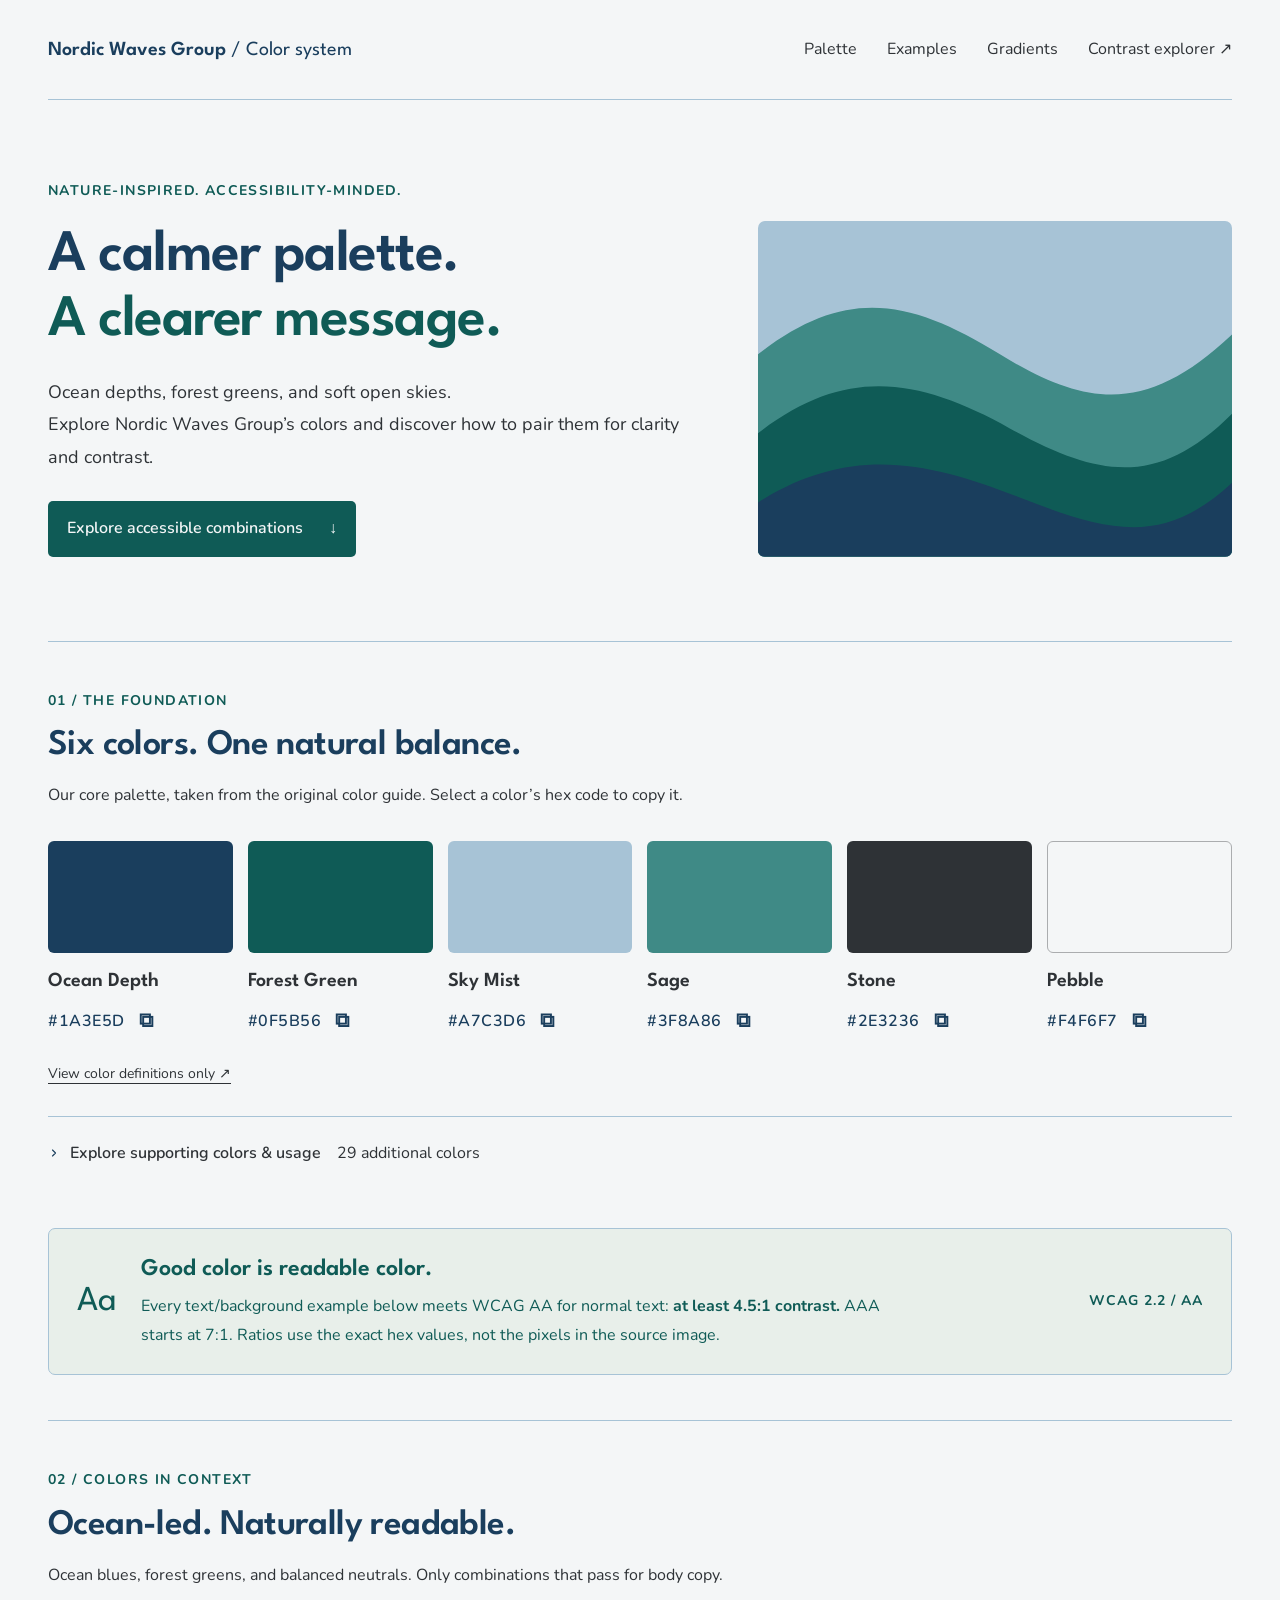
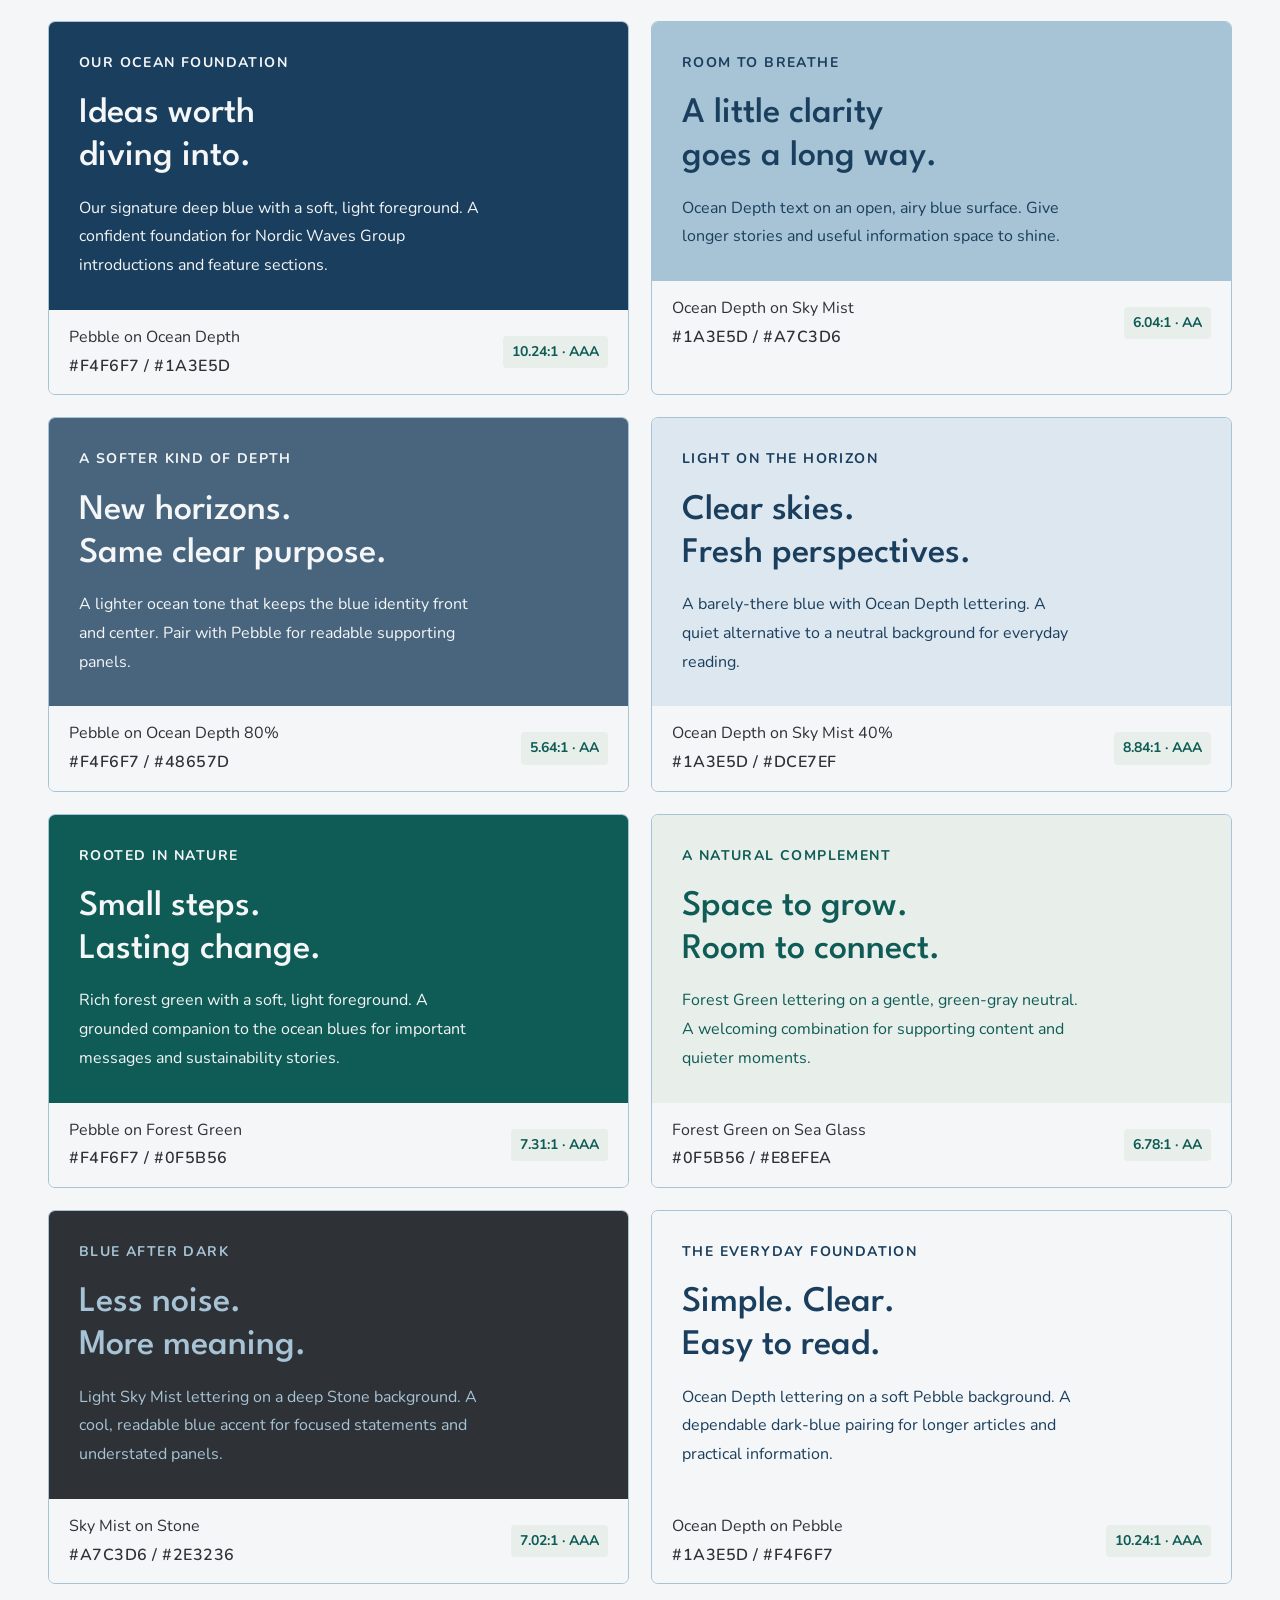
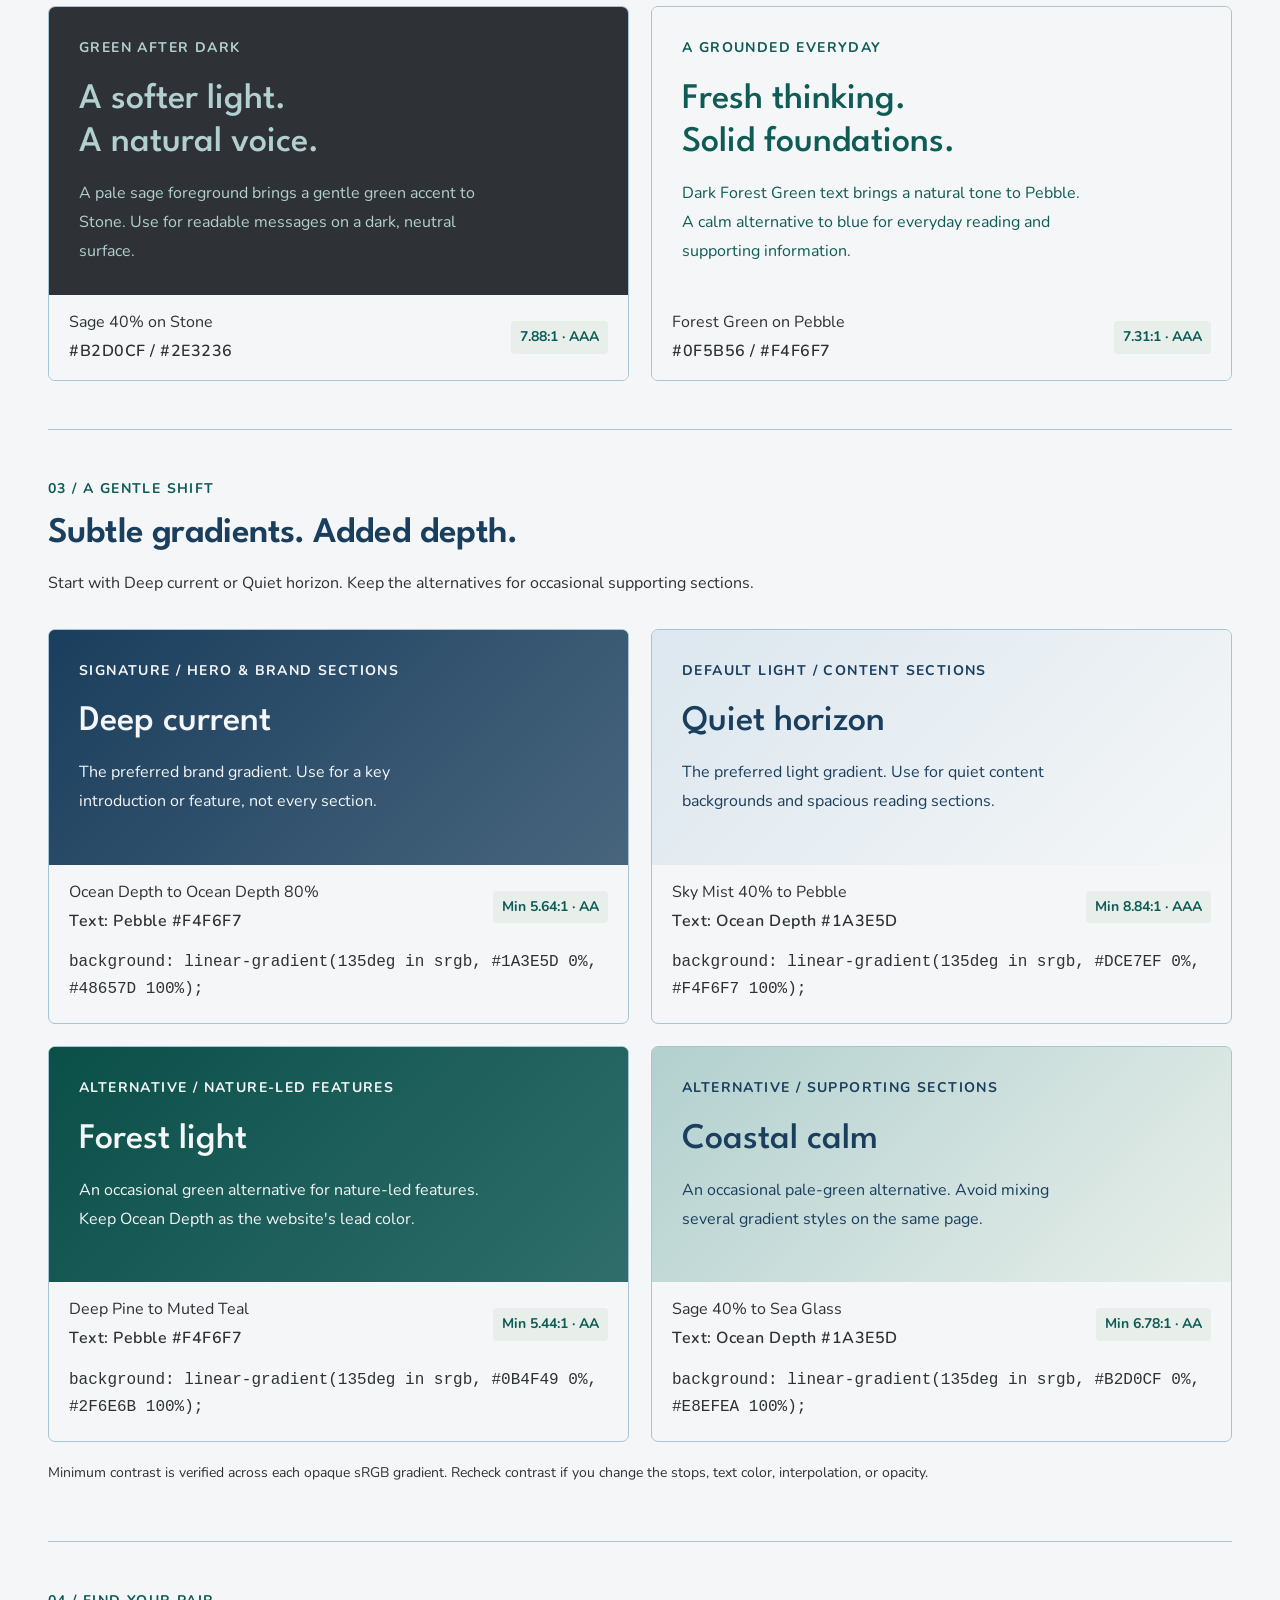
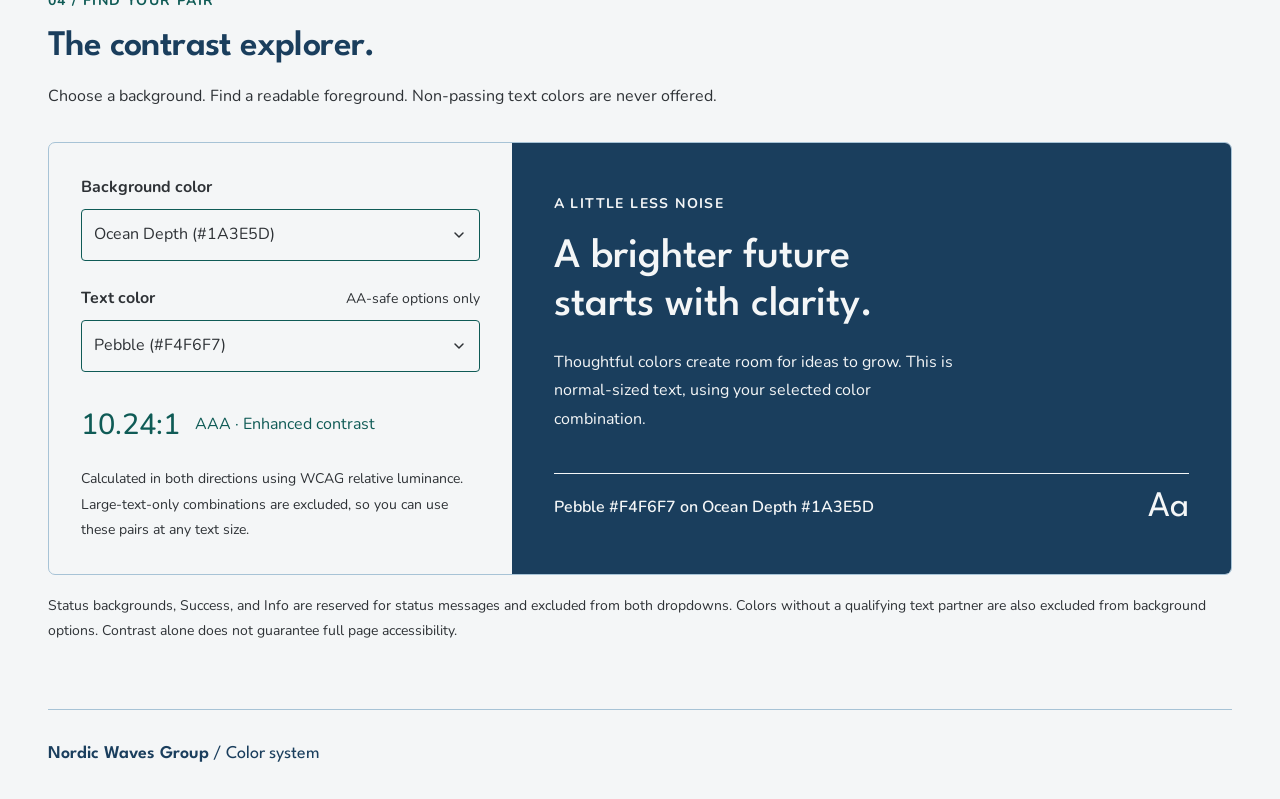
<file: index.html>
<!doctype html>
<html lang="en">
<head>
  <meta charset="utf-8">
  <meta name="viewport" content="width=device-width, initial-scale=1">
  <meta name="robots" content="noindex, nofollow, noarchive, nosnippet">
  <meta name="theme-color" content="#F4F6F7">
  <title>Nordic Waves Group — Color & Contrast</title>
  <link rel="preconnect" href="https://fonts.googleapis.com">
  <link rel="preconnect" href="https://fonts.gstatic.com" crossorigin>
  <link href="https://fonts.googleapis.com/css2?family=League+Spartan:wght@400;500;600;700&family=Nunito:wght@400;500;600;700&display=swap" rel="stylesheet">
  <link rel="stylesheet" href="styles.css">
  <script src="colors.js" defer></script>
  <script src="palette.js" defer></script>
</head>
<body>
  <a class="skip-link" href="#main">Skip to content</a>
  <header class="site-header wrap">
    <a class="brand" href="#" aria-label="Nordic Waves Group color palette home"><span>Nordic Waves Group<span class="brand-sub"> / Color system</span></span></a>
    <nav aria-label="Main navigation"><a href="#palette">Palette</a><a href="#examples">Examples</a><a href="#gradients">Gradients</a><a href="#explorer">Contrast explorer <span aria-hidden="true">↗</span></a></nav>
  </header>
  <main id="main" class="wrap">
    <section class="hero" aria-labelledby="page-title">
      <div>
        <p class="eyebrow">NATURE-INSPIRED. ACCESSIBILITY-MINDED.</p>
        <h1 id="page-title">A calmer palette.<br><em>A clearer message.</em></h1>
        <p class="intro">Ocean depths, forest greens, and soft open skies.<br class="desktop-break"> Explore Nordic Waves Group’s colors and discover how to pair them for clarity and contrast.</p>
        <a class="button" href="#examples">Explore accessible combinations <span aria-hidden="true">↓</span></a>
      </div>
      <svg class="wave-art" viewBox="0 0 480 340" aria-hidden="true" focusable="false">
        <defs>
          <clipPath id="wave-frame"><rect width="480" height="340"/></clipPath>
        </defs>
        <g clip-path="url(#wave-frame)">
          <path fill="#A7C3D6" d="M0 0h480v340H0z"/>
          <path fill="#3F8A86" d="M0 135C90 65 155 80 245 135S395 195 480 115V340H0Z"/>
          <path fill="#0F5B56" d="M0 215C90 145 165 160 255 210S405 270 480 195V340H0Z"/>
          <path fill="#1A3E5D" d="M0 285C95 225 175 245 265 280S410 330 480 265V340H0Z"/>
        </g>
      </svg>
    </section>

    <section id="palette" class="section" aria-labelledby="palette-title">
      <div class="section-heading"><div><p class="eyebrow">01 / THE FOUNDATION</p><h2 id="palette-title">Six colors. One natural balance.</h2></div><p>Our core palette, taken from the original color guide. Select a color’s hex code to copy it.</p></div>
      <div id="core-colors" class="swatch-grid"></div>
      <p class="footnote"><a href="colors.html">View color definitions only <span aria-hidden="true">↗</span></a></p>
      <details class="supporting">
        <summary><svg class="expand-chevron" width="12" height="12" viewBox="0 0 16 16" aria-hidden="true" focusable="false"><path d="m6 4 4 4-4 4" fill="none" stroke="currentColor" stroke-width="1.5" stroke-linecap="round" stroke-linejoin="round"/></svg>Explore supporting colors & usage <span id="support-color-count"></span></summary>
        <div id="support-colors"></div>
      </details>
    </section>

    <aside class="contrast-note">
      <span class="note-symbol" aria-hidden="true">Aa</span>
      <div><h2>Good color is readable color.</h2><p>Every text/background example below meets WCAG AA for normal text: <strong>at least 4.5:1 contrast.</strong> AAA starts at 7:1. Ratios use the exact hex values, not the pixels in the source image.</p></div>
      <span class="standard">WCAG 2.2 / AA</span>
    </aside>

    <section id="examples" class="section" aria-labelledby="examples-title">
      <div class="section-heading"><div><p class="eyebrow">02 / COLORS IN CONTEXT</p><h2 id="examples-title">Ocean-led. Naturally readable.</h2></div><p>Ocean blues, forest greens, and balanced neutrals. Only combinations that pass for body copy.</p></div>
      <div id="example-grid" class="example-grid"></div>
    </section>

    <section id="gradients" class="section" aria-labelledby="gradients-title">
      <div class="section-heading"><div><p class="eyebrow">03 / A GENTLE SHIFT</p><h2 id="gradients-title">Subtle gradients. Added depth.</h2></div><p>Start with Deep current or Quiet horizon. Keep the alternatives for occasional supporting sections.</p></div>
      <div id="gradient-grid" class="example-grid"></div>
      <p class="footnote">Minimum contrast is verified across each opaque sRGB gradient. Recheck contrast if you change the stops, text color, interpolation, or opacity.</p>
    </section>

    <section id="explorer" class="section explorer-section" aria-labelledby="explorer-title">
      <div class="section-heading"><div><p class="eyebrow">04 / FIND YOUR PAIR</p><h2 id="explorer-title">The contrast explorer.</h2></div><p>Choose a background. Find a readable foreground. Non-passing text colors are never offered.</p></div>
      <div class="explorer">
        <div class="explorer-controls">
          <label for="background">Background color</label>
          <select id="background"></select>
          <label for="foreground">Text color <span>AA-safe options only</span></label>
          <select id="foreground"></select>
          <div class="result" role="status" aria-live="polite" aria-atomic="true"><strong id="ratio"></strong><span id="rating"></span></div>
          <p class="explorer-hint">Calculated in both directions using WCAG relative luminance. Large-text-only combinations are excluded, so you can use these pairs at any text size.</p>
        </div>
        <div id="live-preview" class="live-preview">
          <p class="eyebrow">A LITTLE LESS NOISE</p>
          <h3>A brighter future<br>starts with clarity.</h3>
          <p>Thoughtful colors create room for ideas to grow. This is normal-sized text, using your selected color combination.</p>
          <div class="preview-footer"><span id="pair-label"></span><span aria-hidden="true">Aa</span></div>
        </div>
      </div>
      <p class="footnote">Status backgrounds, Success, and Info are reserved for status messages and excluded from both dropdowns. Colors without a qualifying text partner are also excluded from background options. Contrast alone does not guarantee full page accessibility.</p>
    </section>
  </main>
  <footer class="site-footer wrap"><a class="brand" href="#"><span>Nordic Waves Group<span class="brand-sub"> / Color system</span></span></a></footer>
  <div id="copy-status" class="copy-status" role="status" aria-live="polite"></div>
</body>
</html>
</file>
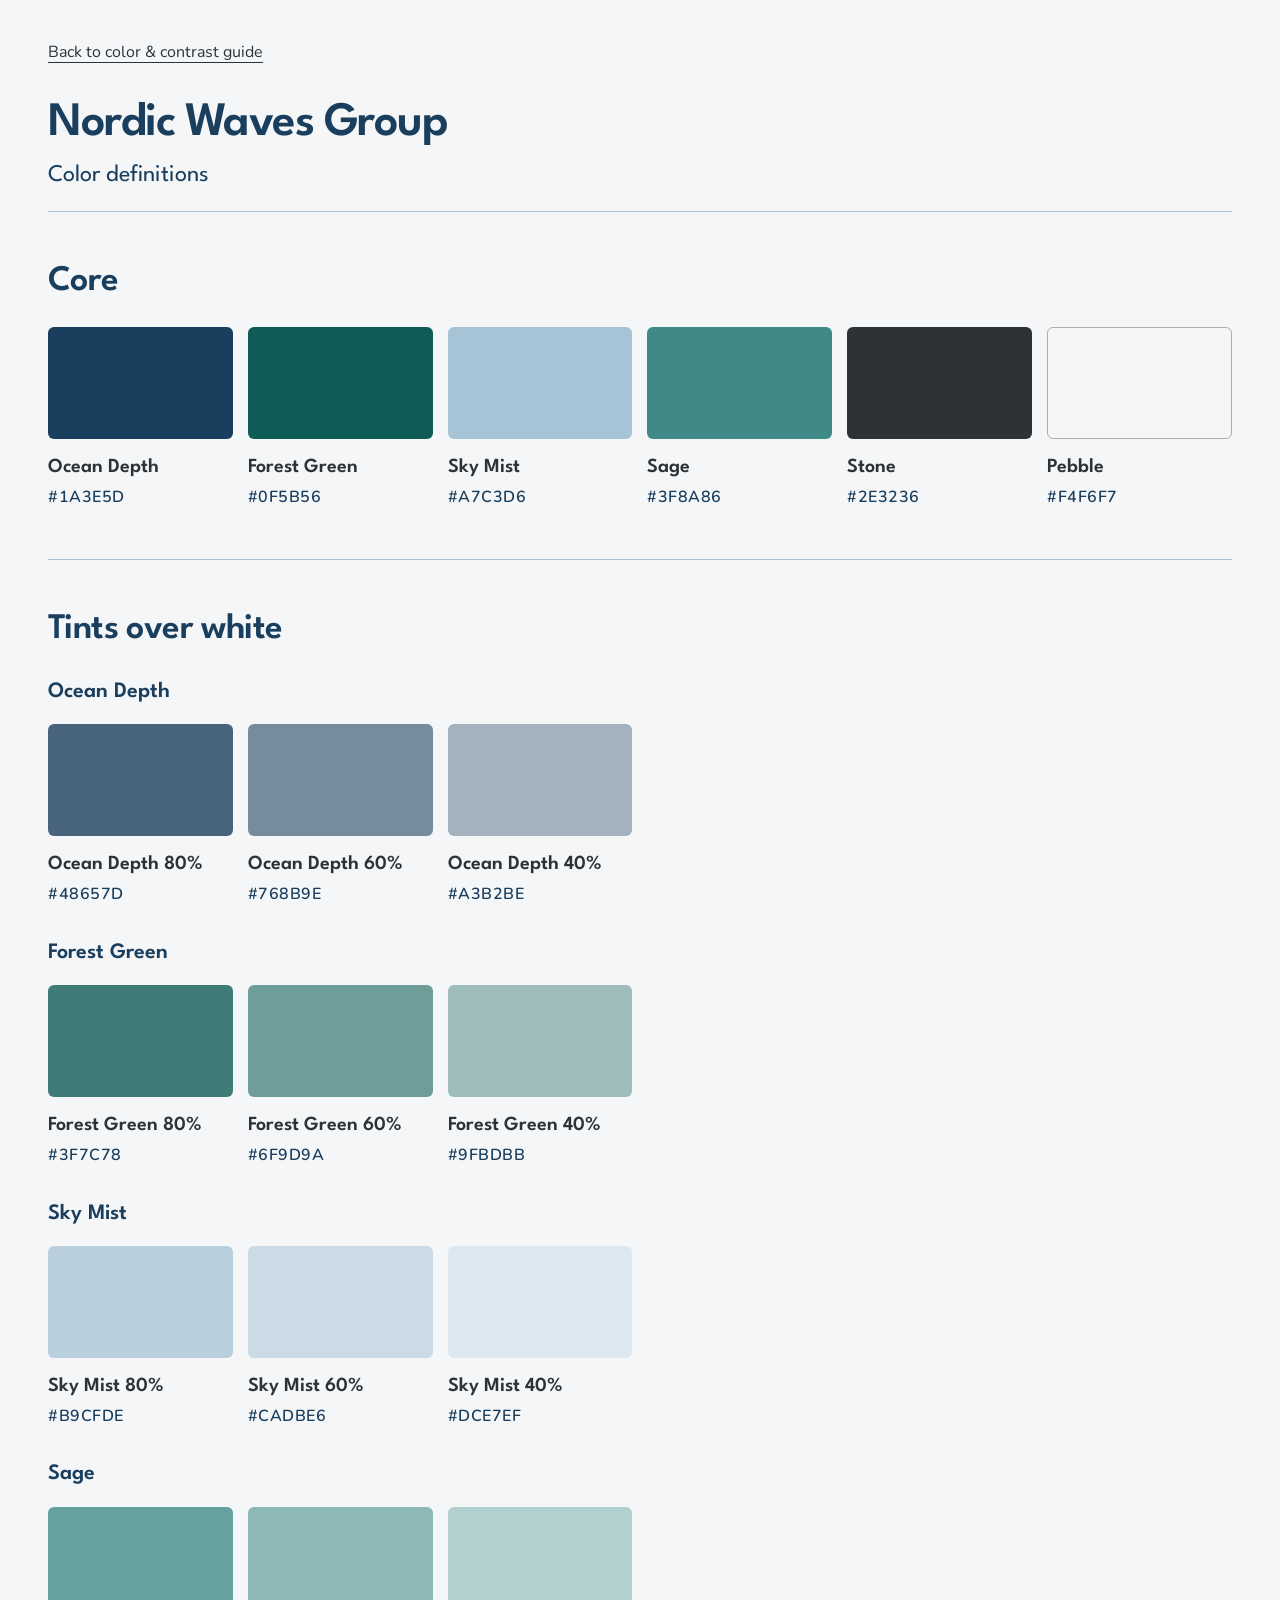
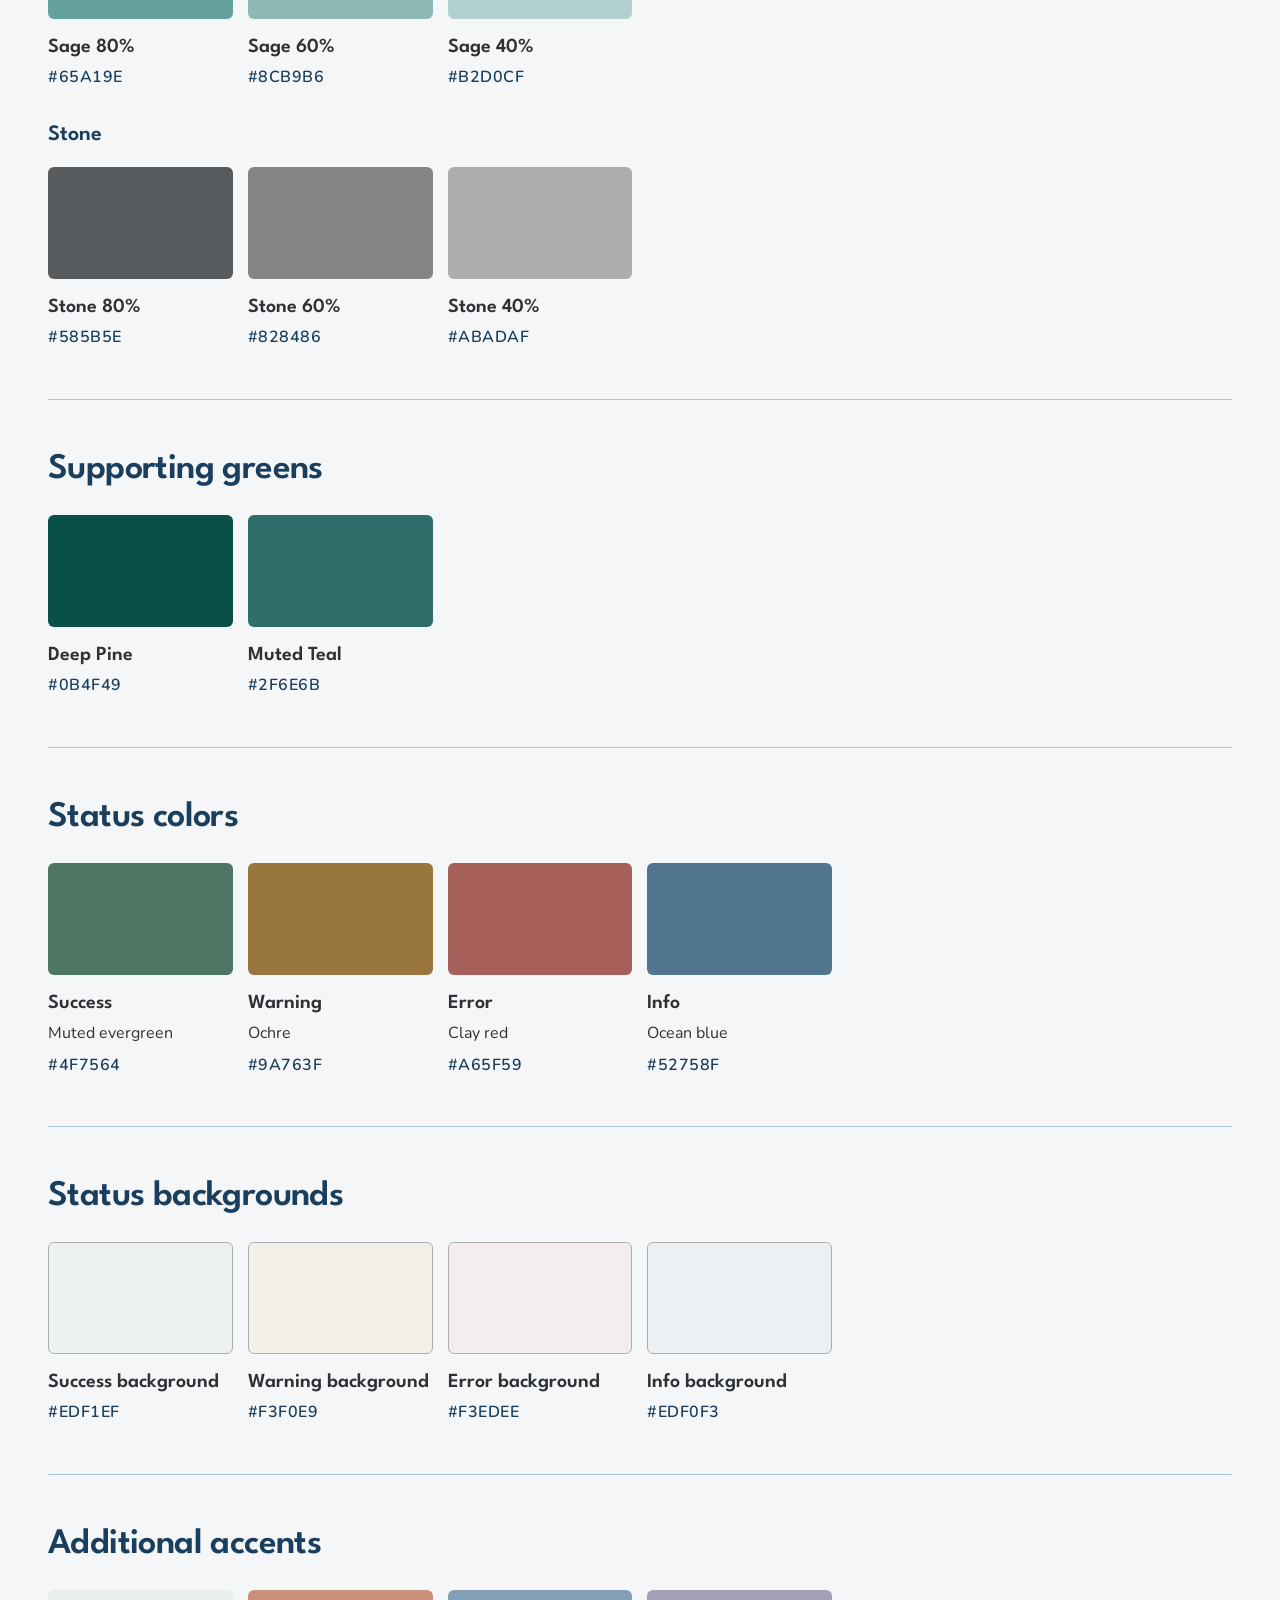
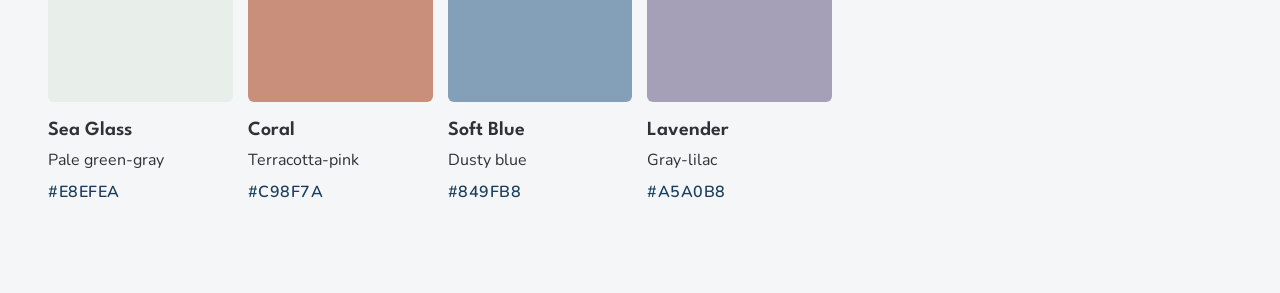
<file: colors.html>
<!doctype html>
<html lang="en">
<head>
  <meta charset="utf-8">
  <meta name="viewport" content="width=device-width, initial-scale=1">
  <meta name="robots" content="noindex, nofollow, noarchive, nosnippet">
  <meta name="theme-color" content="#F4F6F7">
  <title>Nordic Waves Group — Color Definitions</title>
  <link rel="preconnect" href="https://fonts.googleapis.com">
  <link rel="preconnect" href="https://fonts.gstatic.com" crossorigin>
  <link href="https://fonts.googleapis.com/css2?family=League+Spartan:wght@400;500;600;700&family=Nunito:wght@400;500;600;700&display=swap" rel="stylesheet">
  <link rel="stylesheet" href="styles.css">
</head>
<body>
  <main class="wrap definitions-page">
    <a href="index.html#palette">Back to color & contrast guide</a>
    <h1>Nordic Waves Group<span>Color definitions</span></h1>
    <div id="definitions"></div>
  </main>
  <script src="colors.js"></script>
  <script>
    "use strict";
    document.querySelector("#definitions").innerHTML = [...new Set(colors.map(color => color.group))]
      .map((group, index) => `<section class="section" aria-labelledby="group-${index}">
        <h2 id="group-${index}">${group}</h2>
        ${colorRows(group).map(row => `<div class="color-family">${row.name ? `<h3>${row.name}</h3>` : ""}
        <div class="swatch-grid${row.name ? " tint-grid" : ""}">${row.colors.map(color => `<article class="color-card" data-group="${color.group}">
          <div class="color-swatch${color.outline ? " color-swatch-outlined" : ""}" style="background-color:${color.hex}" aria-hidden="true"></div>
          ${row.name ? `<h4>${color.name}</h4>` : `<h3>${color.name}</h3>`}
          ${color.description ? `<p class="color-description">${color.description}</p>` : ""}
          <code class="color-definition-hex">${color.hex}</code>
        </article>`).join("")}</div></div>`).join("")}
      </section>`).join("");
  </script>
</body>
</html>
</file>
<file: styles.css>
:root {
  --ocean: #1a3e5d;
  --forest: #0f5b56;
  --sky: #a7c3d6;
  --sage: #3f8a86;
  --stone: #2e3236;
  --stone-40: #abadaf;
  --pebble: #f4f6f7;
  --sea-glass: #e8efea;
  color-scheme: light;
  --font-body: "Nunito", "Segoe UI", Arial, sans-serif;
  --font-heading: "League Spartan", "Segoe UI", Arial, sans-serif;
  font-family: var(--font-body);
  font-size: 16px;
  line-height: 1.6;
  color: var(--stone);
  background: var(--pebble);
  scroll-behavior: smooth;
}
* { box-sizing: border-box; }
body { margin: 0; }
a { color: inherit; text-underline-offset: 5px; }
button, select { font: inherit; }
button, summary, select { cursor: pointer; }
a:focus-visible, button:focus-visible, select:focus-visible, summary:focus-visible { outline: 3px solid var(--ocean); outline-offset: 5px; }
.wrap { width: min(1240px, calc(100% - 96px)); margin-inline: auto; }
.site-header { display: flex; align-items: center; justify-content: space-between; min-height: 100px; border-bottom: 1px solid var(--sky); gap: 24px; }
.brand { display: inline-flex; gap: 9px; align-items: center; font-family: var(--font-heading); font-weight: 600; text-decoration: none; color: var(--ocean); font-size: 20px; }
.brand-sub { font-weight: 400; }
nav { display: flex; flex-wrap: wrap; gap: 12px 30px; font-size: 16px; }
nav a { text-decoration: none; }
nav a:hover { text-decoration: underline; }
.hero { display: grid; grid-template-columns: 1.35fr 1fr; align-items: center; gap: 70px; padding: 80px 0 84px; }
.hero > div { display: flex; flex-direction: column; align-items: flex-start; }
.eyebrow { font-size: 14px; font-weight: 700; letter-spacing: 1.4px; margin: 0 0 22px; color: var(--forest); }
h1, h2, h3, p { margin-top: 0; }
h1 { font-family: var(--font-heading); color: var(--ocean); font-size: clamp(42px, 4.6vw, 64px); font-weight: 600; line-height: 1.09; letter-spacing: -1.5px; margin-bottom: 23px; }
h1 em { color: var(--forest); font-style: normal; font-weight: inherit; }
.intro { font-size: 18px; line-height: 1.8; margin-bottom: 28px; }
.button { display: inline-flex; gap: 26px; align-items: center; background: var(--forest); color: var(--pebble); border-radius: 5px; padding: 15px 19px; font-size: 16px; font-weight: 600; text-decoration: none; }
.button:hover { background: #0b4f49; }
.wave-art { display: block; align-self: end; width: 100%; height: auto; border-radius: 7px; overflow: hidden; }
.section { padding: 48px 0; border-top: 1px solid var(--sky); scroll-margin-top: 25px; }
.section-heading { display: flex; flex-direction: column; align-items: start; gap: 14px; margin-bottom: 30px; }
.section-heading .eyebrow { margin-bottom: 12px; }
h2 { font-family: var(--font-heading); color: var(--ocean); font-size: 36px; font-weight: 600; line-height: 1.2; letter-spacing: -.6px; margin-bottom: 0; }
.section-heading > p { font-size: 16px; line-height: 1.8; margin-bottom: 1px; }
.swatch-grid { display: grid; grid-template-columns: repeat(6, 1fr); gap: 15px; }
.color-swatch { height: 112px; border-radius: 6px; border: 1px solid transparent; }
.color-swatch-outlined { border-color: var(--stone-40); }
.color-card h3, .color-card h4, .color-card h5 { font-family: var(--font-heading); font-size: 20px; line-height: 1.3; margin: 15px 0 5px; font-weight: 600; }
.color-description { font-size: 16px; margin: 0 0 6px; }
.hex-copy { border: 0; background: none; color: var(--ocean); padding: 7px 0; min-height: 44px; font: 600 16px/1.5 var(--font-body); letter-spacing: .5px; display: inline-flex; align-items: center; gap: 14px; }
.hex-copy:hover .hex-value { text-decoration: underline; text-underline-offset: 4px; }
.hex-copy .copy-icon { font-size: 20px; }
.supporting { margin-top: 30px; border-top: 1px solid var(--sky); padding-top: 19px; }
summary { list-style: none; font-size: 16px; font-weight: 600; padding: 5px 0 5px 22px; }
summary::-webkit-details-marker { display: none; }
.expand-chevron { display: inline-block; width: 12px; height: 12px; margin-left: -22px; margin-right: 10px; vertical-align: -1px; color: var(--ocean); }
details[open] > summary .expand-chevron { transform: rotate(90deg); }
summary > span { font-weight: 400; margin-left: 12px; }
.support-group { margin-top: 25px; }
.support-group > h3 { color: var(--ocean); font-family: var(--font-heading); font-size: 24px; font-weight: 600; }
.support-group .color-swatch { height: 64px; }
.support-group .swatch-grid { row-gap: 24px; }
.color-family + .color-family { margin-top: 28px; }
.color-family > h3, .color-family > h4 { color: var(--ocean); font-family: var(--font-heading); font-size: 22px; font-weight: 600; margin: 0 0 14px; }
.support-guidance { margin-top: 36px; padding-top: 28px; border-top: 1px solid var(--sky); font-size: 16px; line-height: 1.8; }
.support-guidance > h3 { font-family: var(--font-heading); font-size: 28px; font-weight: 600; color: var(--ocean); margin: 0; }
.support-guidance > section { max-width: 900px; margin-top: 28px; }
.support-guidance h4 { font-family: var(--font-heading); font-size: 22px; font-weight: 600; margin: 0 0 12px; color: var(--ocean); }
.support-guidance dl { margin: 0 0 16px; }
.support-guidance dl > div { display: grid; grid-template-columns: 160px minmax(0, 1fr); gap: 20px; padding-block: 12px; border-top: 1px solid var(--sky); }
.support-guidance dt { font-weight: 700; }
.support-guidance dd { margin: 0; }
.status-grid { display: grid; grid-template-columns: repeat(2, minmax(0, 1fr)); gap: 16px; }
.status-example { padding: 20px; border-left: 4px solid; border-radius: 6px; }
.status-example h5 { font-size: 16px; margin: 0 0 8px; }
.status-example p { margin-bottom: 12px; }
.status-example .status-recipe { font-size: 14px; margin-bottom: 0; }
.contrast-note { display: flex; align-items: center; gap: 24px; padding: 25px 28px; margin: 8px 0 45px; background: var(--sea-glass); border: 1px solid var(--sky); border-radius: 7px; color: var(--forest); }
.note-symbol { font-family: var(--font-heading); font-size: 35px; }
.contrast-note h2 { font: 600 24px/1.3 var(--font-heading); letter-spacing: 0; margin-bottom: 7px; color: inherit; }
.contrast-note p { font-size: 16px; line-height: 1.8; margin: 0; max-width: 760px; }
.standard { white-space: nowrap; margin-left: auto; font-size: 14px; font-weight: 700; letter-spacing: 1px; }
.example-grid { display: grid; grid-template-columns: 1fr 1fr; gap: 22px; }
.example-card { border: 1px solid var(--sky); border-radius: 7px; overflow: hidden; }
.example-content { padding: 30px; min-height: 235px; }
.example-content .eyebrow, .live-preview .eyebrow { color: inherit; font-size: 14px; margin-bottom: 18px; }
.example-content h3 { font-family: var(--font-heading); font-size: 36px; line-height: 1.2; font-weight: 500; max-width: 340px; margin-bottom: 15px; }
.example-content p:last-child { font-size: 16px; line-height: 1.8; max-width: 400px; margin-bottom: 0; }
.example-meta { display: flex; flex-wrap: wrap; justify-content: space-between; gap: 12px; align-items: center; padding: 15px 20px; background: var(--pebble); color: var(--stone); font-size: 16px; line-height: 1.6; }
.example-meta small { display: block; font: 600 16px/1.6 var(--font-body); letter-spacing: .5px; margin-top: 3px; }
.gradient-recipe { margin: 0; padding: 0 20px 20px; }
.gradient-recipe code { display: block; font: 16px/1.7 Consolas, monospace; overflow-wrap: anywhere; }
.badge { padding: 5px 9px; background: var(--sea-glass); color: var(--forest); border-radius: 4px; white-space: nowrap; font-size: 14px; font-weight: 700; }
.explorer-section { margin-top: 8px; }
.explorer { display: grid; grid-template-columns: .9fr 1.4fr; border: 1px solid var(--sky); border-radius: 7px; overflow: hidden; }
.explorer-controls { padding: 32px; min-width: 0; }
label { display: flex; flex-wrap: wrap; align-items: baseline; justify-content: space-between; gap: 4px 12px; font-size: 16px; font-weight: 700; margin-bottom: 9px; }
label span { font-size: 14px; font-weight: 400; }
select { appearance: none; display: block; width: 100%; padding: 12px 40px 12px 12px; color: var(--stone); background-color: var(--pebble); background-image: url("data:image/svg+xml,%3Csvg xmlns='http://www.w3.org/2000/svg' width='16' height='16' viewBox='0 0 16 16'%3E%3Cpath d='m4 6 4 4 4-4' fill='none' stroke='%232e3236' stroke-width='1.5' stroke-linecap='round' stroke-linejoin='round'/%3E%3C/svg%3E"); background-repeat: no-repeat; background-position: right 12px center; background-size: 16px; border: 1px solid var(--forest); border-radius: 4px; font-size: 16px; margin-bottom: 25px; }
.result { display: flex; align-items: center; gap: 15px; padding-top: 5px; color: var(--forest); }
.result strong { font-size: 29px; font-weight: 500; }
.result span { font-size: 16px; }
.explorer-hint, .footnote { font-size: 14px; line-height: 1.8; margin: 18px 0 0; }
.live-preview { padding: 42px; min-width: 0; display: flex; flex-direction: column; justify-content: center; }
.live-preview h3 { font: 500 42px/1.15 var(--font-heading); margin-bottom: 18px; }
.live-preview > p:not(.eyebrow) { font-size: 16px; line-height: 1.8; max-width: 400px; }
.preview-footer { border-top: 1px solid currentColor; margin-top: 23px; padding-top: 17px; display: flex; justify-content: space-between; align-items: center; gap: 15px; }
.preview-footer span:first-child { font: 600 16px/1.7 var(--font-body); }
.preview-footer span:last-child { font: 36px var(--font-heading); }
.site-footer { display: flex; align-items: center; justify-content: space-between; gap: 24px; border-top: 1px solid var(--sky); padding-block: 30px; margin-top: 18px; }
.site-footer .brand { font-size: 18px; }
.skip-link { position: fixed; top: -80px; left: 20px; padding: 15px; background: var(--pebble); color: var(--ocean); z-index: 5; }
.skip-link:focus { top: 15px; }
.copy-status:not(:empty) { position: fixed; bottom: 24px; left: 50%; transform: translateX(-50%); max-width: calc(100% - 32px); background: var(--ocean); color: var(--pebble); padding: 13px 22px; border-radius: 6px; font-size: 16px; z-index: 10; }
.definitions-page { padding-block: 40px; }
.definitions-page h1 { font-size: clamp(36px, 4vw, 48px); margin-top: 32px; }
.definitions-page h1 span { display: block; font-size: 24px; font-weight: 400; letter-spacing: 0; margin-top: 12px; }
.definitions-page .section h2 { margin-bottom: 24px; }
.color-definition-hex { color: var(--ocean); font: 600 16px/1.5 var(--font-body); letter-spacing: .5px; }
@media (max-width: 1000px) {
  .wrap { width: calc(100% - 48px); }
  .hero { gap: 25px; padding-block: 60px; }
  .swatch-grid { grid-template-columns: repeat(3, 1fr); row-gap: 25px; }
  .standard { display: none; }
}
@media (max-width: 640px) {
  .wrap { width: calc(100% - 36px); }
  .site-header { min-height: 100px; align-items: start; justify-content: center; flex-direction: column; gap: 15px; padding-block: 18px; }
  .brand { font-size: 18px; }
  .brand-sub { display: block; font-size: 16px; }
  nav { flex-wrap: wrap; gap: 12px 20px; font-size: 16px; }
  .hero { grid-template-columns: 1fr; gap: 40px; padding: 42px 0; }
  h1 { font-size: 45px; }
  .hero .eyebrow { font-size: 14px; letter-spacing: 1.2px; }
  .intro { font-size: 18px; }
  .desktop-break { display: none; }
  .wave-art { max-width: 360px; margin: auto; }
  .section { padding-block: 32px; }
  .section-heading { gap: 13px; margin-bottom: 24px; }
  h2 { font-size: 32px; }
  .swatch-grid { grid-template-columns: repeat(2, 1fr); }
  .support-guidance dl > div { grid-template-columns: 1fr; gap: 6px; }
  .color-swatch { height: 104px; }
  summary { line-height: 1.8; }
  summary > span { display: block; margin-left: 0; }
  .contrast-note { padding: 22px; margin-bottom: 30px; gap: 15px; align-items: start; }
  .note-symbol { font-size: 27px; }
  .example-grid, .explorer, .status-grid { grid-template-columns: 1fr; }
  .example-content { min-height: 220px; padding: 25px; }
  .explorer-controls, .live-preview { padding: 26px; }
  .live-preview h3 { font-size: 36px; }
  .site-footer { align-items: start; flex-direction: column; gap: 15px; margin-top: 0; }
}
@media (prefers-reduced-motion: reduce) { :root { scroll-behavior: auto; } }
@media (forced-colors: active) { select { appearance: auto; background-image: none; } }
</file>
